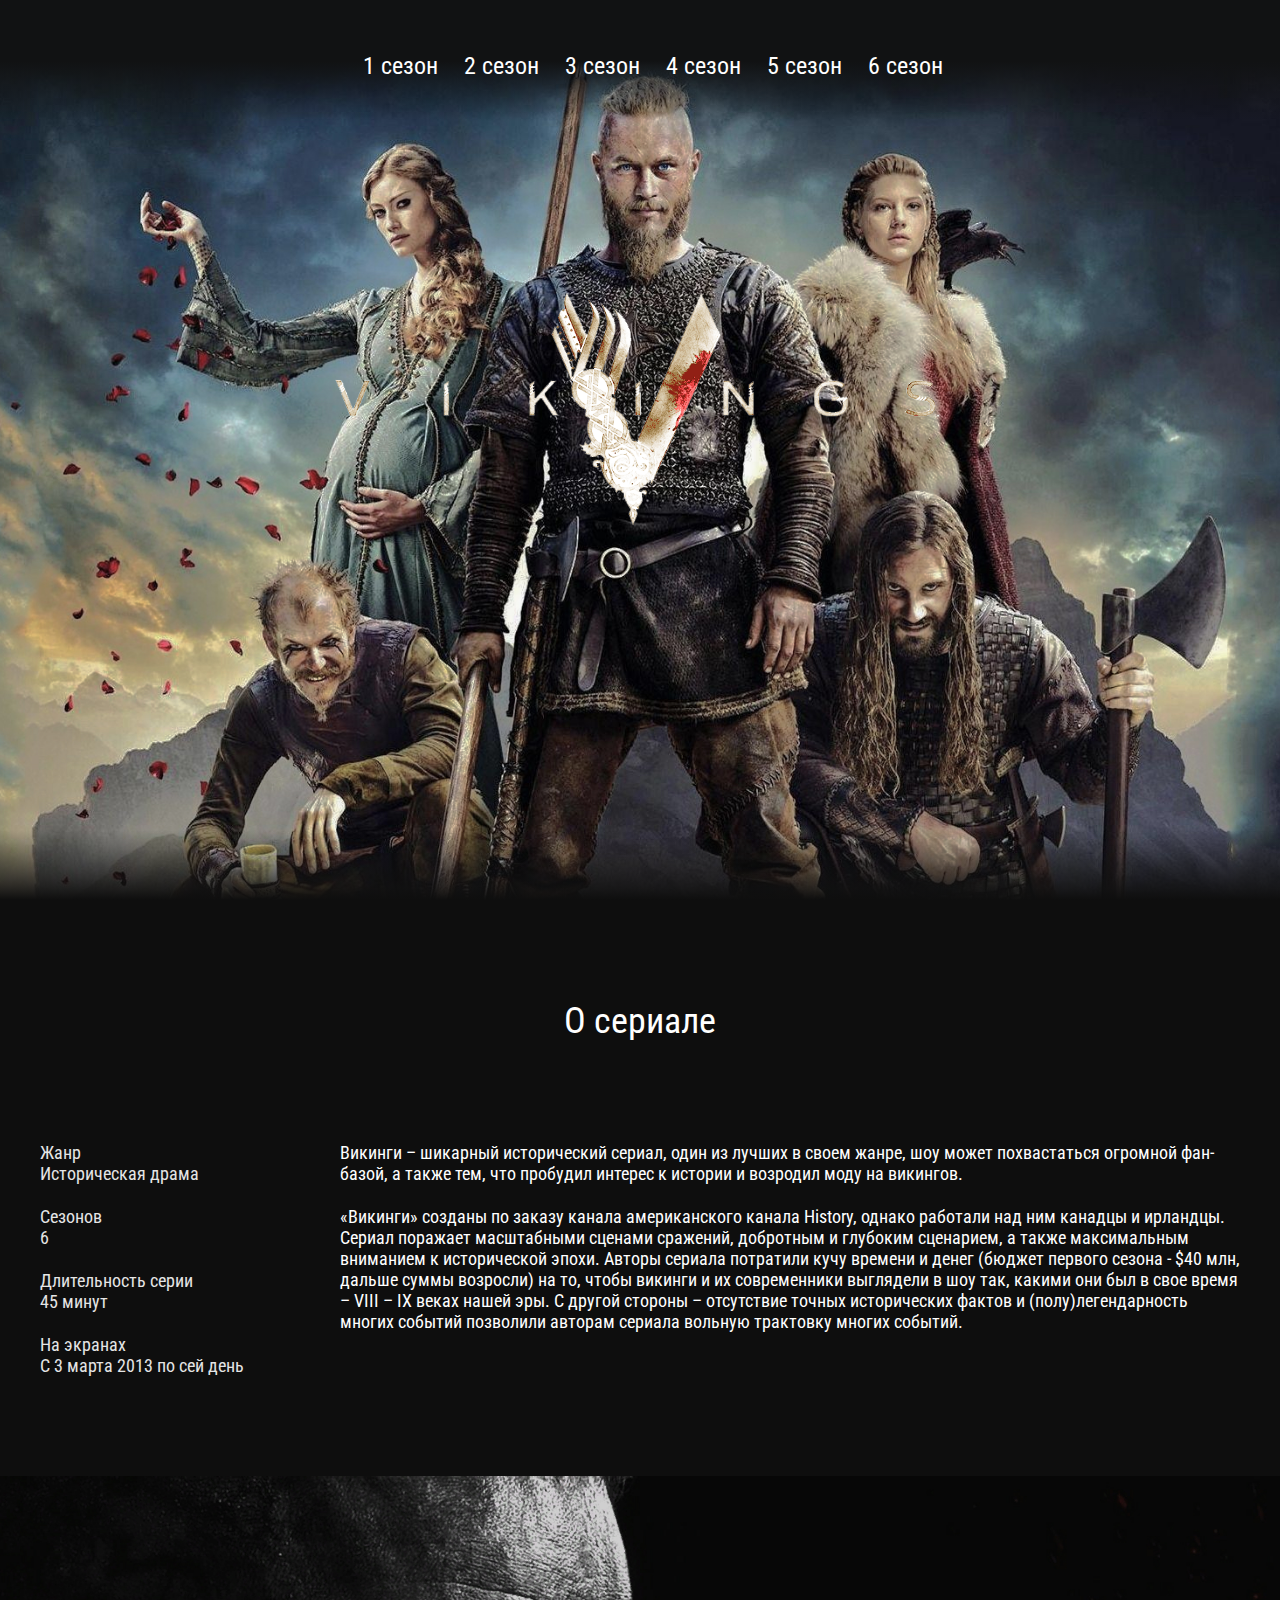
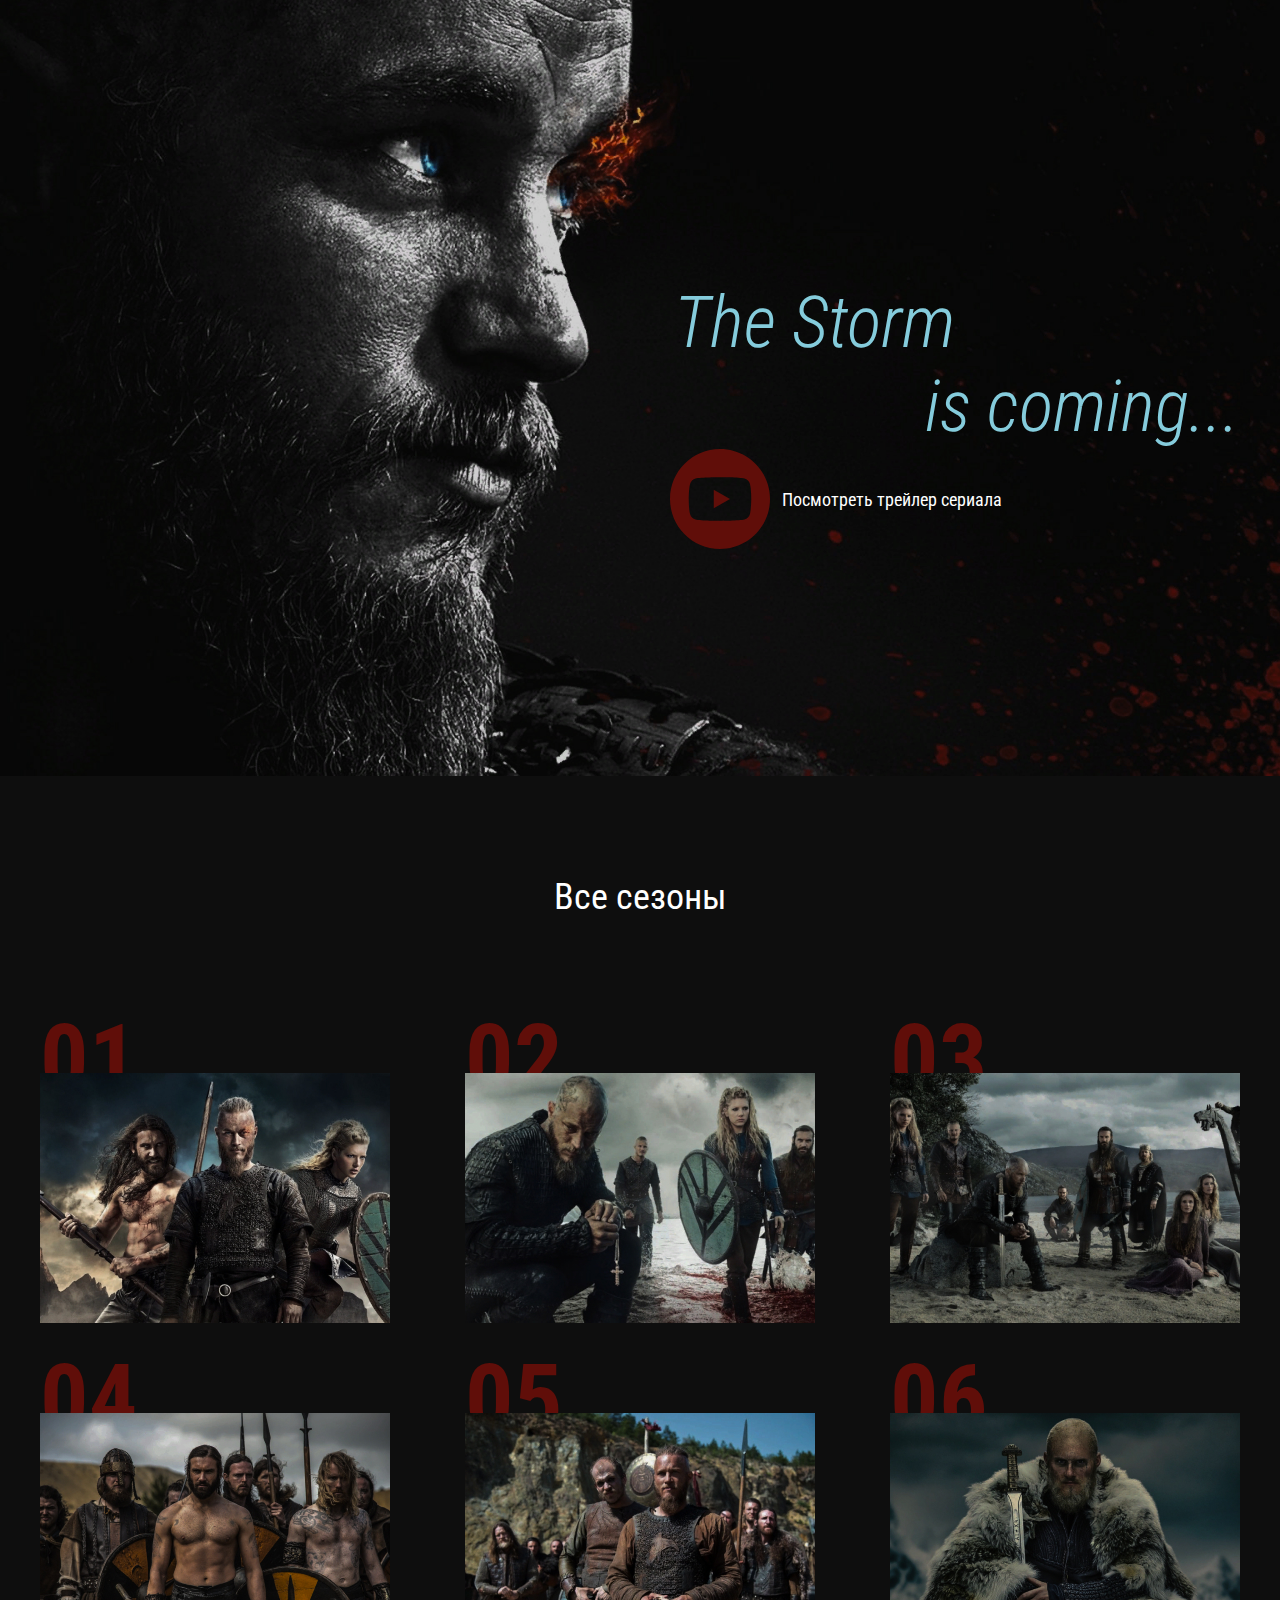
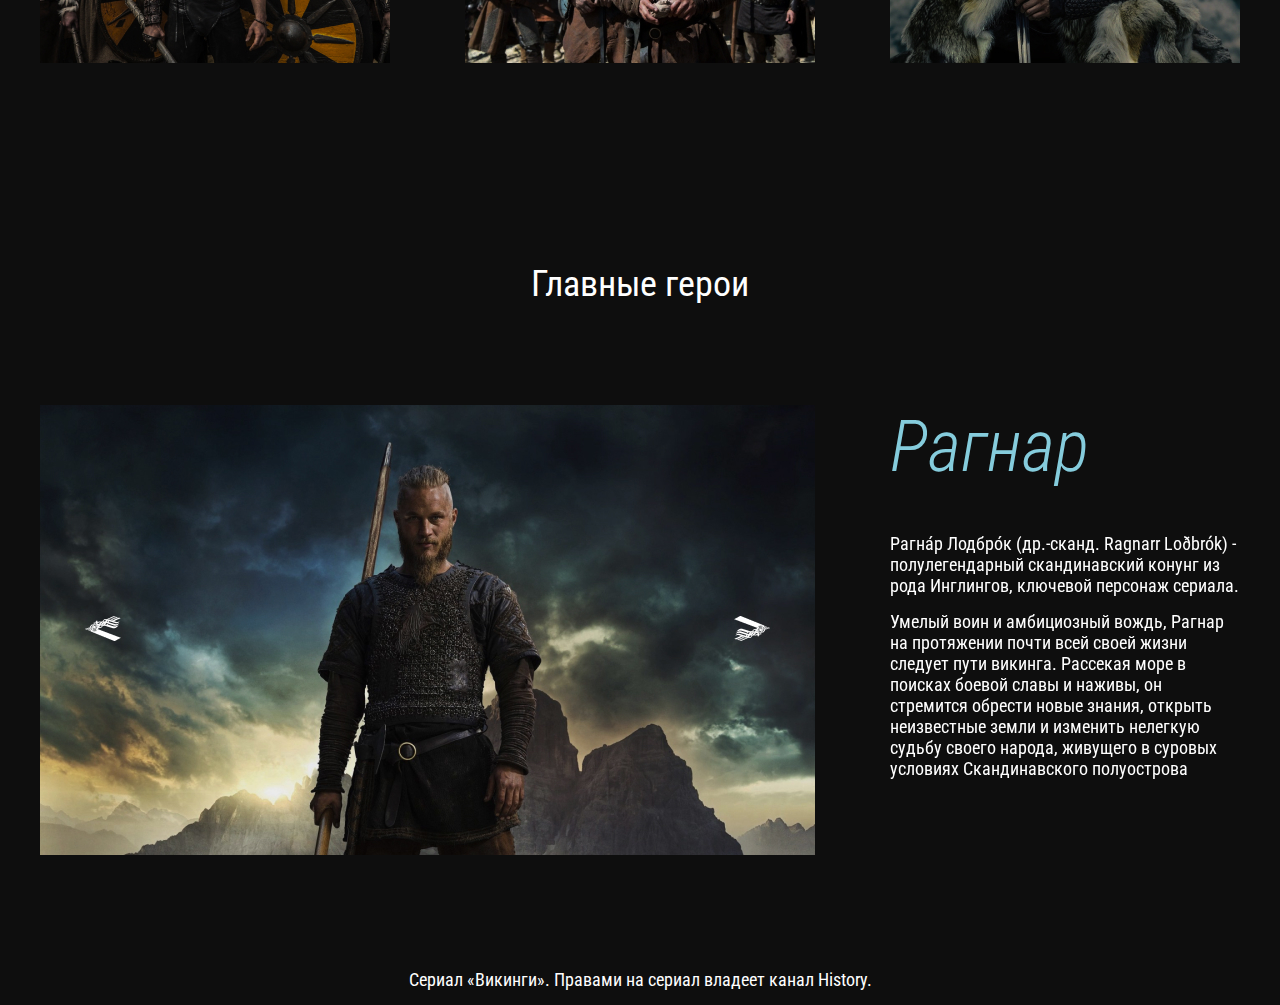
<file: index.html>
<!DOCTYPE html>
<html lang="ru">
<head>
  <title>Vikings</title>
  <meta charset="UTF-8">
  <meta name="viewport" content="width=device-width, initial-scale=1.0">
  <meta http-equiv="X-UA-Compatible" content="ie=edge">
  <title>Document</title>
  <link href="https://fonts.googleapis.com/css2?family=Roboto+Condensed:ital,wght@0,400;0,700;1,300&display=swap" rel="stylesheet">
  <link rel="stylesheet" href="css/reset.css">
  <link rel="stylesheet" href="css/slick.css">
  <link rel="stylesheet" href="css/jquery.fancybox.css">
  <link rel="stylesheet" href="css/style.css">
   
</head>
<body>
  <header class="header">
    <nav class="menu">
      <button class="menu__btn">
        <span></span>
      </button>
      <ul class="menu__list">
        <li class="menu__list-item"> </li>
          <a class="menu__list-link" href="season-1.html">1 сезон</a>
        <li class="menu__list-item"> </li>
          <a class="menu__list-link" href="#">2 сезон</a>
        <li class="menu__list-item"> </li>
          <a class="menu__list-link" href="#">3 сезон</a>
        <li class="menu__list-item"> </li>
          <a class="menu__list-link" href="#">4 сезон</a>
        <li class="menu__list-item"> </li>
          <a class="menu__list-link" href="#">5 сезон</a>
        <li class="menu__list-item"> </li>
          <a class="menu__list-link" href="#">6 сезон</a>
      </ul>
    </nav>
    <div class="logo">
      <img src="images/logo.png" alt="логотип" class="logo__img">
    </div>
  </header>
  <section class="about section-page">
    <div class="container">
      <h3 class="title">
      О сериале
      </h3>
        <div class="about__inner">
          <ul class="about__info">
            <li class="about__info-item">
              Жанр
              <span>Историческая драма</span>
            </li>
            <li class="about__info-item">
            Сезонов 
              <span>6</span>
            </li>
            <li class="about__info-item"> 
            Длительность серии
              <span>45 минут</span>
            </li>
            <li class="about__info-item"> 
            На экранах
              <span>С 3 марта 2013 по сей день</span>
            </li>
          </ul>
          <div class="about__text">
            <p>
               Викинги – шикарный исторический сериал, один из лучших в своем жанре, шоу может похвастаться огромной фан-базой, а также тем, что пробудил интерес к истории и возродил моду на викингов.
            </p>
            <p>
             «Викинги» созданы по заказу канала американского канала History, однако работали над ним канадцы и ирландцы. Сериал поражает масштабными сценами сражений, добротным и глубоким сценарием, а также максимальным вниманием к исторической эпохи. Авторы сериала потратили кучу времени и денег (бюджет первого сезона - $40 млн, дальше суммы возросли) на то, чтобы викинги и их современники выглядели в шоу так, какими они был в свое время – VIII – IX веках нашей эры. С другой стороны – отсутствие точных исторических фактов и (полу)легендарность многих событий позволили авторам сериала вольную трактовку многих событий.
            </p>
          </div>
        </div>
    </div>
  </section>
<section class="video">
    <div class="container">
      <h3 class="video__text">
        <span>The Storm</span>
        is coming...
      </h3>
      <a class="video__btn" data-fancybox href="https://www.youtube.com/watch?v=sd6Qfy19AWM">Посмотреть трейлер сериала</a>
    </div>
  </section>
  <section class="seasons section-page">
    <div class="container"> 
      <h3 class="title">Все сезоны</h3>
      <ol class="seasons__inner">
        <li class="seasons__item" style="background-image: url('images/seasons/season1.jpg');">
          <a class="seasons__link" href="season-1.html">Смотреть</a>
        </li>
        <li class="seasons__item" style="background-image: url('images/seasons/season2.jpg');">
          <a class="seasons__link" href="#">Смотреть</a>
        </li>
        <li class="seasons__item" style="background-image: url('images/seasons/season3.jpg');">
          <a class="seasons__link" href="#">Смотреть</a>
        </li>
        <li class="seasons__item" style="background-image: url('images/seasons/season4.jpg');">
          <a class="seasons__link" href="#">Смотреть</a>
        </li>
        <li class="seasons__item" style="background-image: url('images/seasons/season5.jpg');">
          <a class="seasons__link" href="#">Смотреть</a>
        </li>
        <li class="seasons__item" style="background-image: url('images/seasons/season6.jpg');">
          <a class="seasons__link" href="#">Смотреть</a>
        </li>
      </ol>
    </div>
  </section>
  <section class="heroes section-page">
    <div class="container">
      <h3 class="title">
        Главные герои
      </h3>
      <div class="heroes__inner">
        <div class="heroes__slider-img">
          <img class="heroes__image" src="images/heroes/hero-1.jpg" alt="">
          <img class="heroes__image" src="images/heroes/hero-1.jpg" alt="">
          <img class="heroes__image" src="images/heroes/hero-1.jpg" alt="">
        </div>
        <div class="heroes__slider-text">
          <div class="heroes__text">
            <h4 class="heroes_name">Рагнар</h4>
            <p>Рагна́р Лодбро́к (др.-сканд. Ragnarr Loðbrók) - полулегендарный скандинавский конунг из рода Инглингов, ключевой персонаж сериала.</p>

            <p>Умелый воин и амбициозный вождь, Рагнар на протяжении почти всей своей жизни следует пути викинга. Рассекая море в поисках боевой славы и наживы, он стремится обрести новые знания, открыть неизвестные земли и изменить нелегкую судьбу своего народа, живущего в суровых условиях Скандинавского полуострова</p>
          </div>
          <div class="heroes__text">
            <h4 class="heroes_name">Рагнар2</h4>
            <p>Рагна́р Лодбро́к (др.-сканд. Ragnarr Loðbrók) - полулегендарный скандинавский конунг из рода Инглингов, ключевой персонаж сериала.</p>

            <p>Умелый воин и амбициозный вождь, Рагнар на протяжении почти всей своей жизни следует пути викинга. Рассекая море в поисках боевой славы и наживы, он стремится обрести новые знания, открыть неизвестные земли и изменить нелегкую судьбу своего народа, живущего в суровых условиях Скандинавского полуострова</p>
          </div>
          <div class="heroes__text">
            <h4 class="heroes_name">Рагнар3</h4>
            <p>Рагна́р Лодбро́к (др.-сканд. Ragnarr Loðbrók) - полулегендарный скандинавский конунг из рода Инглингов, ключевой персонаж сериала.</p>

            <p>Умелый воин и амбициозный вождь, Рагнар на протяжении почти всей своей жизни следует пути викинга. Рассекая море в поисках боевой славы и наживы, он стремится обрести новые знания, открыть неизвестные земли и изменить нелегкую судьбу своего народа, живущего в суровых условиях Скандинавского полуострова</p>
          </div>
        </div>
      </div>
    </div>
  </section>
  <footer class="footer">
    <div class="content">
      <p class="copy">
        Сериал «Викинги». Правами на сериал владеет канал History.
      </p>
    </div>
  </footer>

   
  <script src="https://ajax.googleapis.com/ajax/libs/jquery/3.4.1/jquery.min.js"></script>
  <script src="js/slick.min.js"></script>
  <script src="js/jquery.fancybox.min.js"></script>
  <script src="js/main.js"></script>
</body>
</html>
</file>
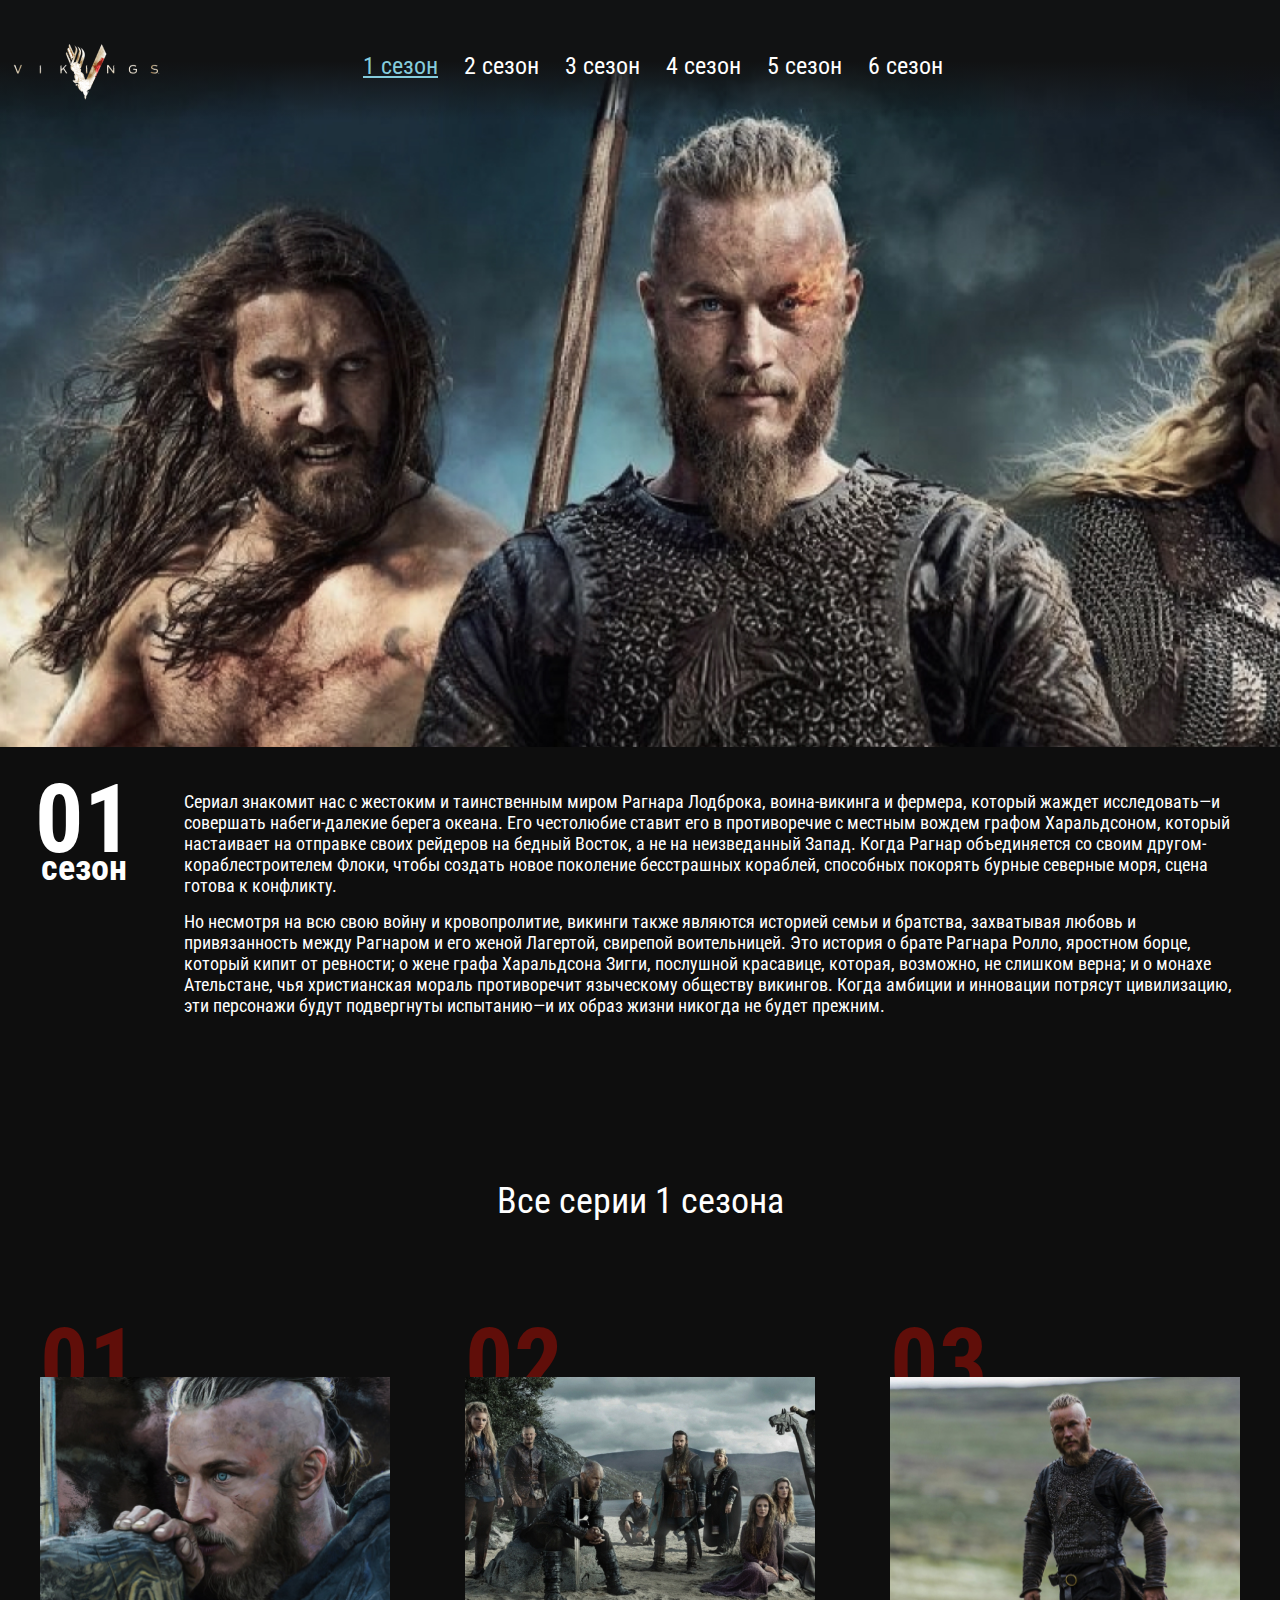
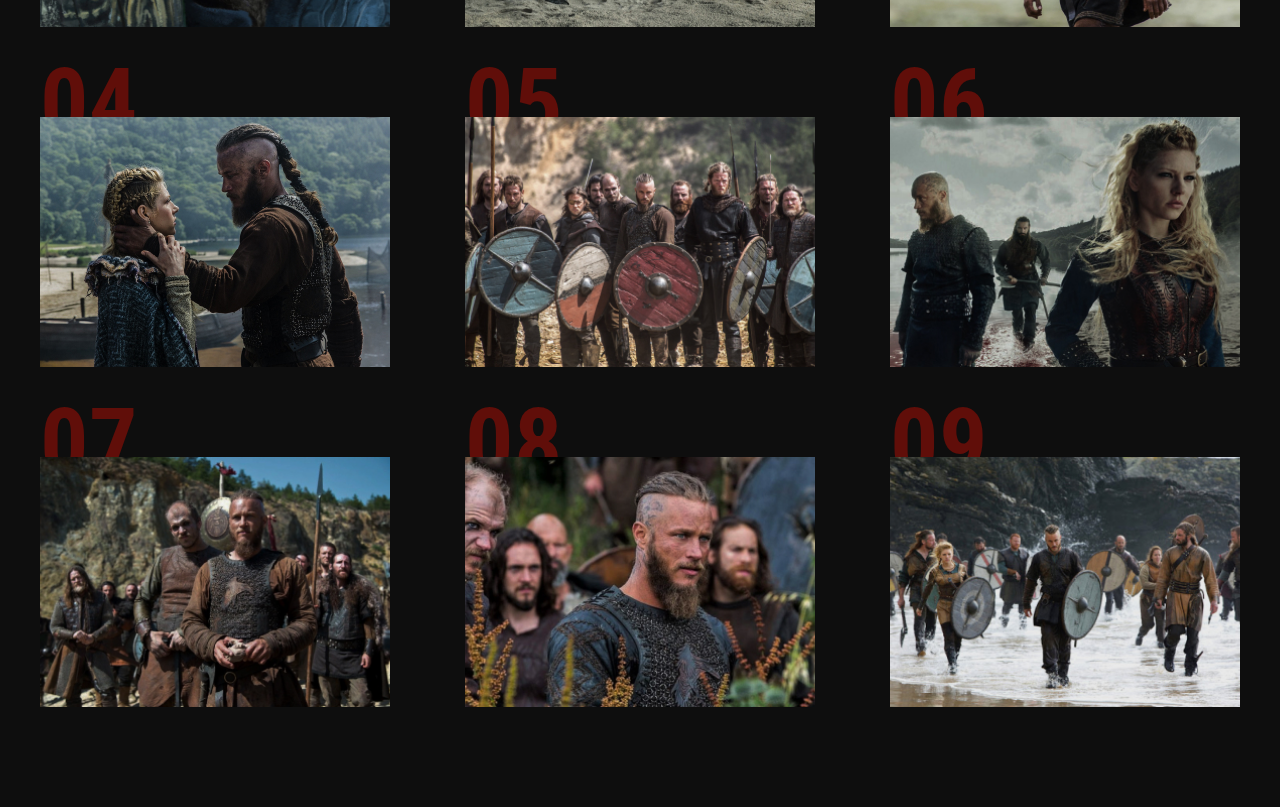
<file: season-1.html>
<!DOCTYPE html>
<html lang="ru">
<head>
	<title> Season-1</title>
  <meta charset="UTF-8">
  <meta name="viewport" content="width=device-width, initial-scale=1.0">
  <meta http-equiv="X-UA-Compatible" content="ie=edge">
  <title>Document</title>
  <link href="https://fonts.googleapis.com/css2?family=Roboto+Condensed:ital,wght@0,400;0,700;1,300&display=swap" rel="stylesheet">
  <link rel="stylesheet" href="css/reset.css">
  <link rel="stylesheet" href="css/slick.css">
  <link rel="stylesheet" href="css/jquery.fancybox.css">
  <link rel="stylesheet" href="css/style.css">
   
</head>
<body>
	<header class="page-header">
		<nav class="menu">
      <button class="menu__btn">
        <span></span>
      </button>
			<div class="menu__container">
				<a class="page-logo" href="index.html" >
				<img src="images/season-1/page-logo.png">
			</a>
	      <ul class="menu__list">
	       <li class="menu__list-item"> </li>
	        <a class="menu__list-link menu__list-link--active" href="#">1 сезон</a>
	       <li class="menu__list-item"> </li>
	        <a class="menu__list-link" href="#">2 сезон</a>
	       <li class="menu__list-item"> </li>
	        <a class="menu__list-link" href="#">3 сезон</a>
	       <li class="menu__list-item"> </li>
	        <a class="menu__list-link" href="#">4 сезон</a>
	       <li class="menu__list-item"> </li>
	        <a class="menu__list-link" href="#">5 сезон</a>
	       <li class="menu__list-item"> </li>
	        <a class="menu__list-link" href="#">6 сезон</a>
	      </ul>
			</div>
		</nav>
	    <div class="season-info">
	    	<div class="season-info__num">
	    		01
	    		<span>сезон</span>
	    	</div>
	    	<div class="season-info__text">
	    		<p>
	    			Сериал знакомит нас с жестоким и таинственным миром Рагнара Лодброка, воина-викинга и фермера, который жаждет исследовать—и совершать набеги-далекие берега океана. Его честолюбие ставит его в противоречие с местным вождем графом Харальдсоном, который настаивает на отправке своих рейдеров на бедный Восток, а не на неизведанный Запад. Когда Рагнар объединяется со своим другом-кораблестроителем Флоки, чтобы создать новое поколение бесстрашных кораблей, способных покорять бурные северные моря, сцена готова к конфликту.
				</p>
	    		<p>
		    		Но несмотря на всю свою войну и кровопролитие, викинги также являются историей семьи и братства, захватывая любовь и привязанность между Рагнаром и его женой Лагертой, свирепой воительницей. Это история о брате Рагнара Ролло, яростном борце, который кипит от ревности; о жене графа Харальдсона Зигги, послушной красавице, которая, возможно, не слишком верна; и о монахе Ательстане, чья христианская мораль противоречит языческому обществу викингов. Когда амбиции и инновации потрясут цивилизацию, эти персонажи будут подвергнуты испытанию—и их образ жизни никогда не будет прежним.
		    	</p>
	    	</div>
	    </div>
	</header>
	 <section class="seasons section-page">
    <div class="container"> 
      <h3 class="title">Все серии 1 сезона</h3>
      <ol class="seasons__inner">
        <li class="seasons__item" style="background-image: url('images/season-1/series-1.jpg');">
          <a class="seasons__link" data-fancybox="gallery" href="https://www.youtube.com/watch?v=sd6Qfy19AWM?autoplay=0">Смотреть</a>
        </li>
        <li class="seasons__item" style="background-image: url('images/season-1/series-2.jpg');">
          <a class="seasons__link" data-fancybox="gallery" href="https://www.youtube.com/watch?v=sd6Qfy19AWM?autoplay=0">Смотреть</a>
        </li>
        <li class="seasons__item" style="background-image: url('images/season-1/series-3.jpg');">
          <a class="seasons__link" data-fancybox="gallery" href="https://www.youtube.com/watch?v=sd6Qfy19AWM?autoplay=0">Смотреть</a>
        </li>
        <li class="seasons__item" style="background-image: url('images/season-1/series-4.jpg');">
          <a class="seasons__link" data-fancybox="gallery" href="https://www.youtube.com/watch?v=sd6Qfy19AWM?autoplay=0">Смотреть</a>
        </li>
        <li class="seasons__item" style="background-image: url('images/season-1/series-5.jpg');">
          <a class="seasons__link" data-fancybox="gallery" href="https://www.youtube.com/watch?v=sd6Qfy19AWM?autoplay=0">Смотреть</a>
        </li>
        <li class="seasons__item" style="background-image: url('images/season-1/series-6.jpg');">
          <a class="seasons__link" data-fancybox="gallery" href="https://www.youtube.com/watch?v=sd6Qfy19AWM?autoplay=0">Смотреть</a>
        </li>
        <li class="seasons__item" style="background-image: url('images/season-1/series-7.jpg');">
          <a class="seasons__link" data-fancybox="gallery" href="https://www.youtube.com/watch?v=sd6Qfy19AWM?autoplay=0">Смотреть</a>
        </li>
        <li class="seasons__item" style="background-image: url('images/season-1/series-8.jpg');">
          <a class="seasons__link" data-fancybox="gallery" href="https://www.youtube.com/watch?v=sd6Qfy19AWM?autoplay=0">Смотреть</a>
        </li>
        <li class="seasons__item" style="background-image: url('images/season-1/series-9.jpg');">
          <a class="seasons__link" data-fancybox="gallery" href="https://www.youtube.com/watch?v=sd6Qfy19AWM?autoplay=0">Смотреть</a>
        </li>
      </ol>
    </div>
  </section>




  <script src="https://ajax.googleapis.com/ajax/libs/jquery/3.4.1/jquery.min.js"></script>
  <script src="js/slick.min.js"></script>
  <script src="js/jquery.fancybox.min.js"></script>
  <script src="js/main.js"></script>
</body>
</html>
</file>
<file: css/style.css>
*{
	box-sizing: border-box;
}

body{
	background-color: #0E0E0E;
	color: #FFFF;
	font-family: 'Roboto Condensed', sans-serif;
	font-weight: 400px;
	font-size: 18px;
	line-height: 21px;
}

a{
	color: inherit;
	text-decoration: none;
}


ul li{list-style:none;}



li{
	display: block;
}


span{
	display: block;
}

.container{
	max-width: 1220px;
	padding: 0 10px;
	margin: 0 auto;
}

.section-page{
	padding: 100px 0;
}

.title{
	text-align: center;
	margin-bottom: 100px;
	font-size: 36px;
	line-height: 42px;
	font-weight: 400;
}

.header{
	background-image: url(../images/header-bg.jpg);
	height: 100vh;
	background-repeat: no-repeat;
	background-size: cover;
	background-position: center 50px;
	text-align: center;
	position: relative;
}
.header::after{
	content: '';
	position: absolute;
	height: 70px;
	bottom: 0;
	left: 0;
	width: 100%;
	background: linear-gradient(180deg, #0E0E0E 0%, rgba(17, 17, 17, 0.850295) 16.53%, rgba(32, 31, 33, 0) 100%);
	transform: rotate(180deg);
}

.menu{
	padding: 50px 0 58px;
	background: linear-gradient(180deg, #111213 0%, #111213 43.62%, rgba(32, 31, 33, 0) 86.33%);
}

.menu__btn{
	display: none;
}

.menu__list{
	display: flex;
	justify-content: center;
}

.menu__list-item{
	padding: 0 13px;
}

.menu__list-link{
	font-size: 36px;
	line-height: 42px;
}

.menu__list-link:hover,
.menu__list-link--active{
	color: #85CCDC;
	text-decoration: underline;
}

.logo{
	padding-top: 17vh;
}


.about__inner{
display: flex;
}

.about__info{
	width: 375px;
	margin: 0 50px 0 0;
	flex: none;
}

.about__info-item{
	margin: 0 0 22px 0;
	color: #E5E5E5;
}

.about__info-item span{
	display: block;
}

.about__info-item:last-child{
	margin: 0;
}

.about__text p{
	margin: 0 0 22px 0;
}

.about__text p:last-child{
	margin: 0;
}


.video{
	background-image: url(../images/video/video-bg.jpg);
	height: 100vh;
	background-size: cover;
	background-position: center center;
	background-repeat: no-repeat;
	text-align: right;
}

.video__text{
	font-style: italic;
	font-weight: 300;
   font-size: 72px;
	line-height: 84px;
	color: #85CCDC;
	padding-top: 45vh;
	margin-bottom: 40px;
}

.video__text span{
	display: block;
	padding-right: 285px;
}

.video__btn{
	position: relative;
	padding-left: 112px;
	margin-right: 238px;
}


.video__btn::before{
	content: '';
	position: absolute;
	width: 100px;
	height: 100px;
	top: -40px;
	left: 0px;
	background-image: url(../images/video/button.svg);
}

.seasons__inner{
	display: grid;
	grid-template-columns: repeat(auto-fill, minmax(284px, 1fr));
	grid-gap: 90px 75px;
	counter-reset: numbers;
	padding: 55px 0 0 0;
	
}

.seasons__item{
	height: 250px;
	background-repeat: no-repeat;
	background-position: center center;
	background-size: cover;
	list-style: none;
	position: relative;
	display: flex;
	justify-content: center;
	align-items: center;
}

.seasons__item:hover .seasons__link{
	opacity: 1;

}

.seasons__item::before{
	content: '0' counter(numbers);
	counter-increment: numbers;
	position: absolute;
	font-weight: bold;
	font-size: 96px;
	line-height: 112px;
	color: #600E09;
	left: 0;
	top: -70px;
	z-index: -1;
}

.seasons__item:nth-child(n+10)::before{
	content: counter(numbers);
}


.seasons__item:hover::after{
	content: '';
	position: absolute;
	top: 0;
	left: 0;
	right: 0;
	bottom: 0;
	background: rgba(14, 14, 14, 0.8);
}
	
.seasons__link{
	font-size: 36px;
	line-height: 42px;
	background-color: #0E0E0E;
	opacity: 0;
	transition: all .3s;
	z-index: 2;
}

.heroes__inner {
	display: flex;
	justify-content: space-between;
}
.heroes__slider-img {
	max-width: 775px;
}

.heroes__slider-text {
	max-width: 350px;
}


.heroes_name {
font-style: italic;
font-weight: 300;
font-size: 72px;
line-height: 84px;
color: #85CCDC;
margin: 0 0 44px 0;
}

.heroes__text p{
	margin: 0 0 15px 0;
}

.heroes__text p:last-child{
	margin: 0;
}

.slick-btn{
	position: absolute;
	top: 50%;
	transform: translateY(-50%);
	border: none;
	background-color: transparent;
	z-index: 5;
	cursor: pointer;
	outline: none;

} 
.slick-prev{
	left: 38px;
}
.slick-next{
	right: 38px;
}

.copy{
	padding: 14px 0 15px;
	text-align: center;
}

/* start season-1 */

.page-header{
	background-image: url(../images/season-1/season-1bg.jpg);
	background-repeat: no-repeat;
	background-position: center center;
	background-size: cover;
	height: 90vh;
	position: relative;
}

.menu__container{
	max-width: 1385px;
	margin: 0 auto;
	position: relative;
}

.page-logo{
	position: absolute;
	left: 0;
}

.season-info{
	position: absolute;
	max-width: 1385px;
	padding: 44px 47px 64px 35px;
	background-color: #0E0E0E;
	display: flex;
	bottom: 0;
	left: 0;
	right: 0;
	margin: 0 auto;
}
.season-info__num{
	font-weight: 700;
	font-size: 96px;
	line-height: 56px;
	color: #FFFFFF;
	text-align: center;
	margin: 0 51px 0 0;
}

.season-info__num span{
	display: block;
	font-size: 36px;
	line-height: 42px;
}

.season-info__text p{
	margin-bottom: 15px;
}

.season-info__text p:last-child{
	margin: 0;
}

/* end season-1 */

/* start media */


@media (max-width: 1420px){
	.page-logo{
		left: 10px;
		top: -6px;
	}
}

@media (max-width: 1366px){
	.logo__img{
		width: 50%;
	}
	.menu__list-link{
		font-size: 24px;
		line-height: 32px;
	}
	.about__info{
		width: 250px;
	}
	.page-header{
		height: 120vh;
	}
}

@media (max-width: 1200px){
	 .heroes__inner{
		 display: block;
 }
	 .heroes__slider-text{
	 	max-width: 100%;
	 	padding-top: 50px;
	 }
	 .heroes__slider-img{
	 	max-width: 100%;
	 }
}



@media (max-width: 1088px){
	.seasons__item{
		height: 340px;
	}
}

@media (max-width: 992px){
	.page-logo{display: none;

	}

}

@media (max-width: 768px){
	.about__inner{
		display: block;
	}
	.section-page{
		padding: 50px 0;
	}
	.title{
		margin: 0 0 50px 0;
		font-size: 28px;
		line-height: 36px;
	}
	body{
		font-size: 16px;
		line-height: 19px;
	}
	.video__text{
		font-size: 48px;
		line-height: 56px;

	}
	.video__text span{
		padding: 0 200px 0 0;
	}
	.video__btn{
		margin: 0;
		padding-left: 62px;
	}
	.video__btn::before{
		width: 50px;
		height: 50px;
		background-size: cover;
		top: -16px;
	}
	.seasons__inner{
		grid-gap: 80px 35px;
	}


	.slick-list{
		position: relative;

		display: block;
		overflow: hidden;

		margin: 0;
		padding: 0;
		}
	.slick-dots{
		position: absolute;
		bottom: 20px;
		left: 0;
		right: 0;
		text-align: center;
		}

	.slick-dots li{
		display: inline-block;
		padding: 0 5px;
		}

	.slick-dots button{
		padding: 0;
		margin: 0;
		font-size: 0;
		width: 11px;
		height: 11px;
		border: 1px solid #fff;
		border-radius: 50%;
		background-color: transparent;
		outline: none;
		}

	.slick-active button{
		background-color: #fff;
		outline: none;
		}

	.heroes_name{
		font-size: 46px;
		line-height: 56px;
		margin-bottom: 25px;
	}

	.season-info{
		display: block;
		padding: 30px 10px 0px 10px;
	}
	.season-info__num{
		text-align: left;
		font-size: 50px;
		line-height: 26px;
		margin-bottom: 15px;
	}

	.season-info__num span{
		font-size: 25px;
		line-height: 32px;
	}

	



@media (max-width: 640px){
	.menu{
		padding: 0;
		background: linear-gradient(180deg, #111213 0%, #111213 10%, rgba(32, 31, 33, 0) 86.33%);
		text-align: center;
	}

	.menu__list{
		display: block;
		transform: translateY(-130%);
		transition: all .3s;
	}

	.menu__list.menu__list--active{
	transform: translateY(0%);
	padding: 100px 0 50px;
	background: linear-gradient(180deg, #111213 0%, #111213 10%, rgba(32, 31, 33, 0) 86.33%);

	}
	.menu__list-link{
		display: block;
		padding: 10px 0;
	}

	.logo{
		padding-top: 21vh;
	}

	.page-logo{
		display: block;
		z-index: 10;
		top: 22px;

	}

	.menu__btn{
		display: block;
		width: 50px;
		height: 40px;
		cursor: pointer;
		position: absolute;
		z-index: 10;
		right: 10px;
		top: 20px;
		display: flex;
		align-items: center;
		background-color: transparent;
		border: none;
		padding: 0;
	}

	.menu__btn span{
		background-color: #fff;
		height: 5px;
		width: 100%;
	}

	.menu__btn::after,
	.menu__btn::before{
		content: "";
		width: 100%;
		height: 5px;
		background-color: #fff;
		position: absolute;
	}


	.menu__btn::before{
		top: 0;
		left: 0;
	}

	.menu__btn::after{
		bottom: 0;
		left: 0;
	}


	.page-header{
		height: 160vh;
	}

}

@media (max-width: 414px){
	.seasons__item{
	height: 203px;
	}
}

@media (max-width: 374px){
	.page-header{
		height: 200vh;
	}
}






/* end media */
</file>
